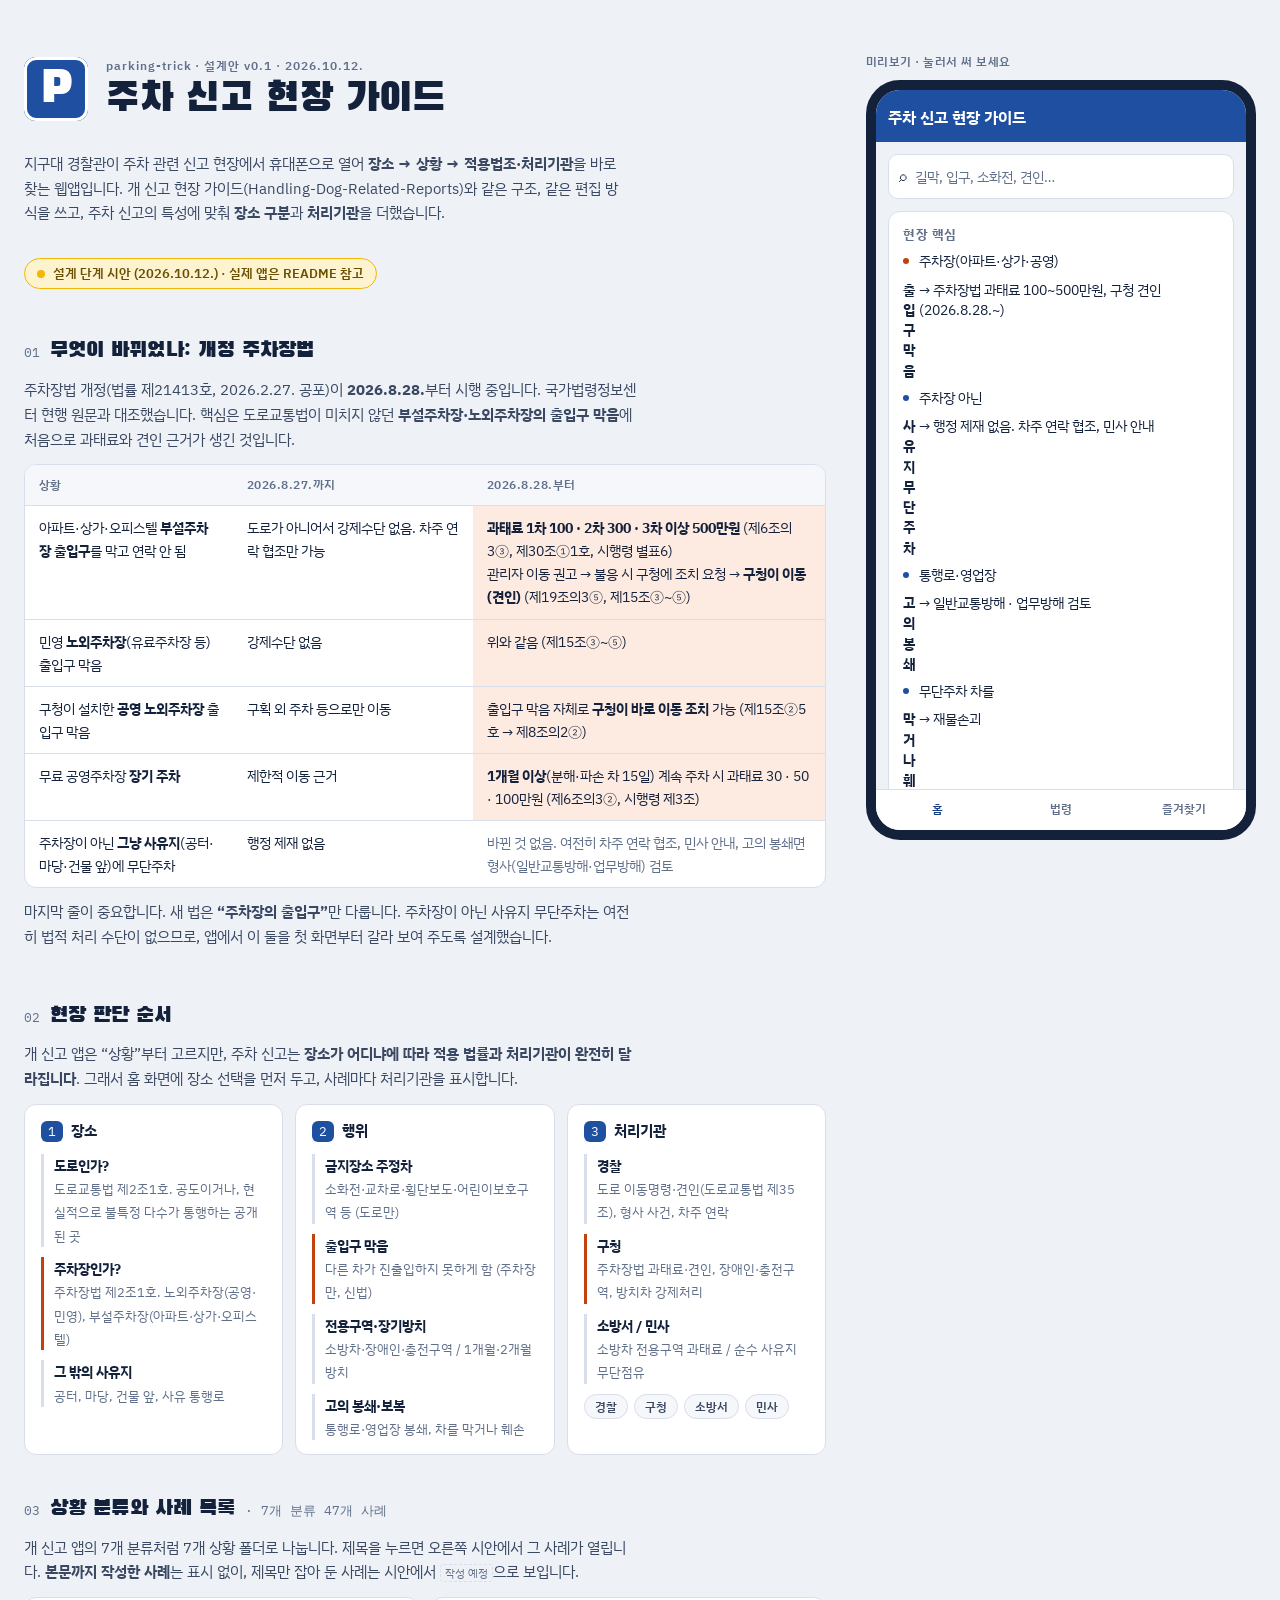
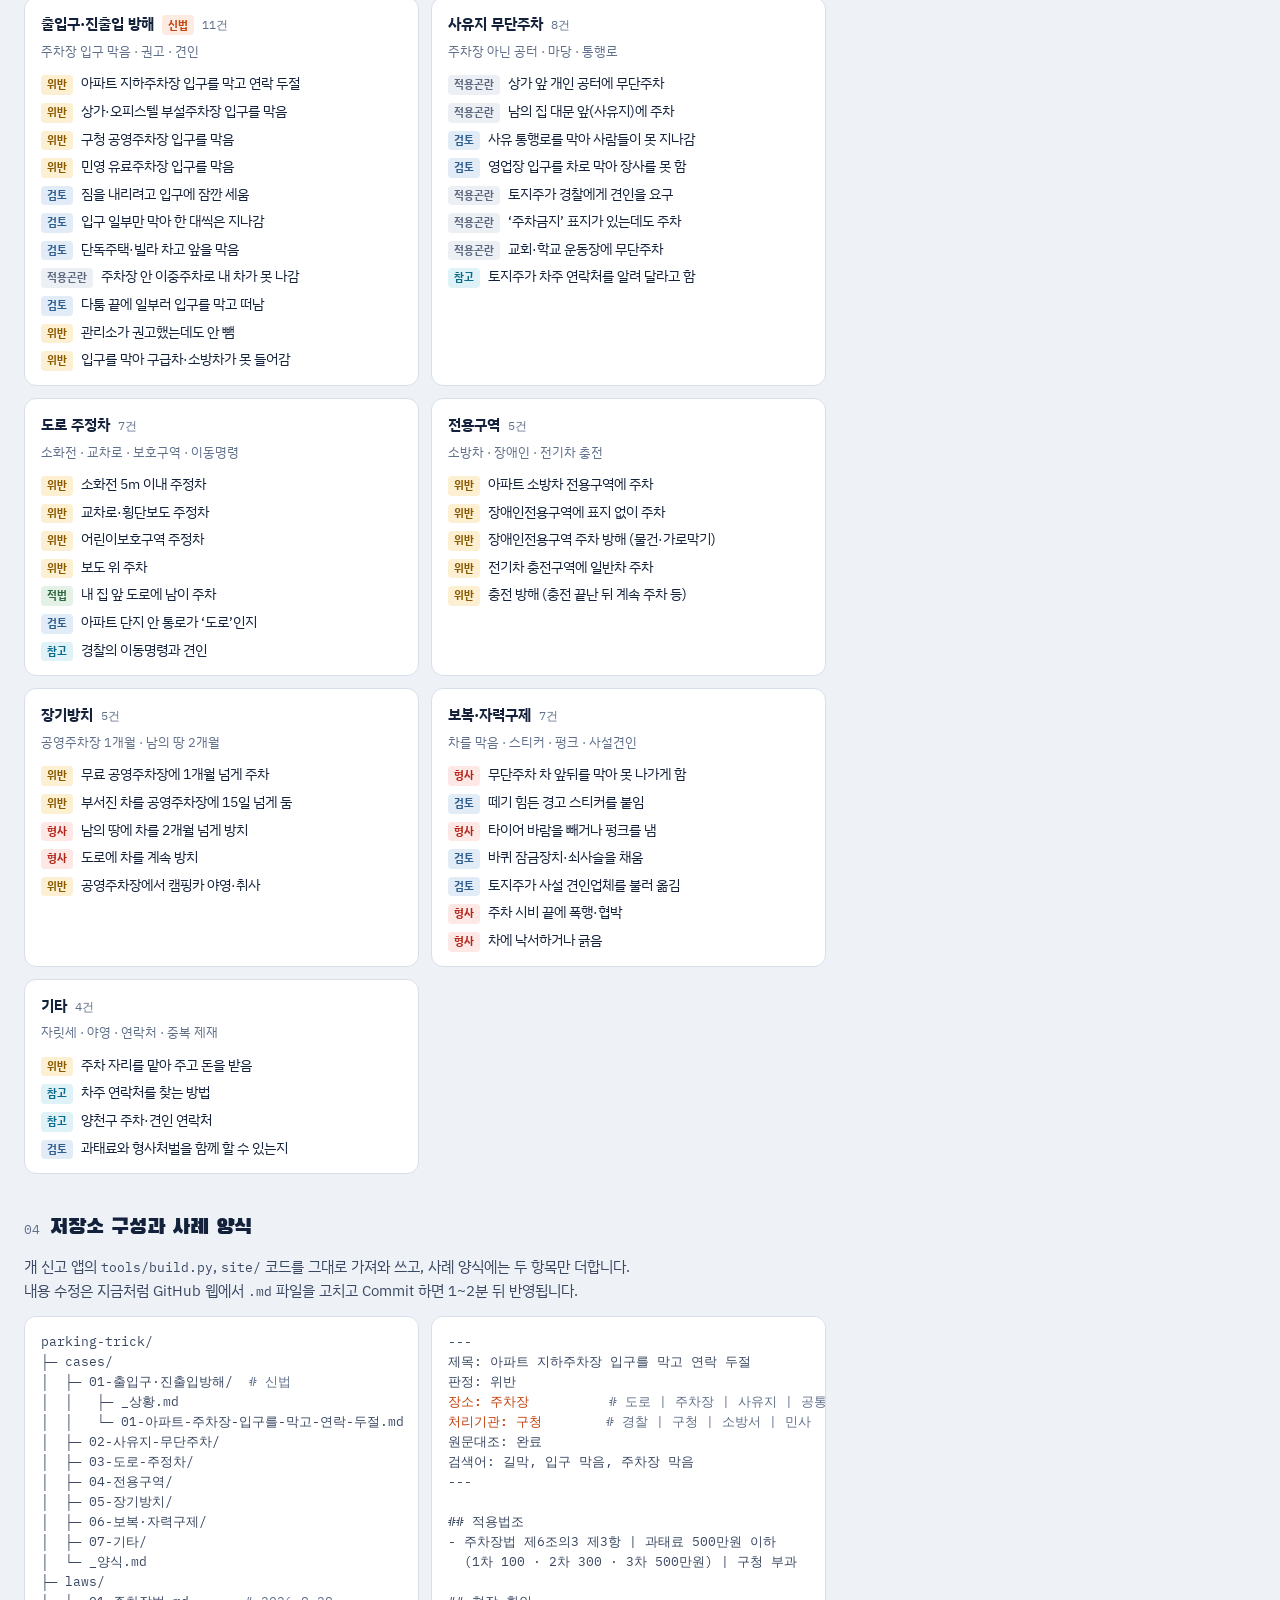
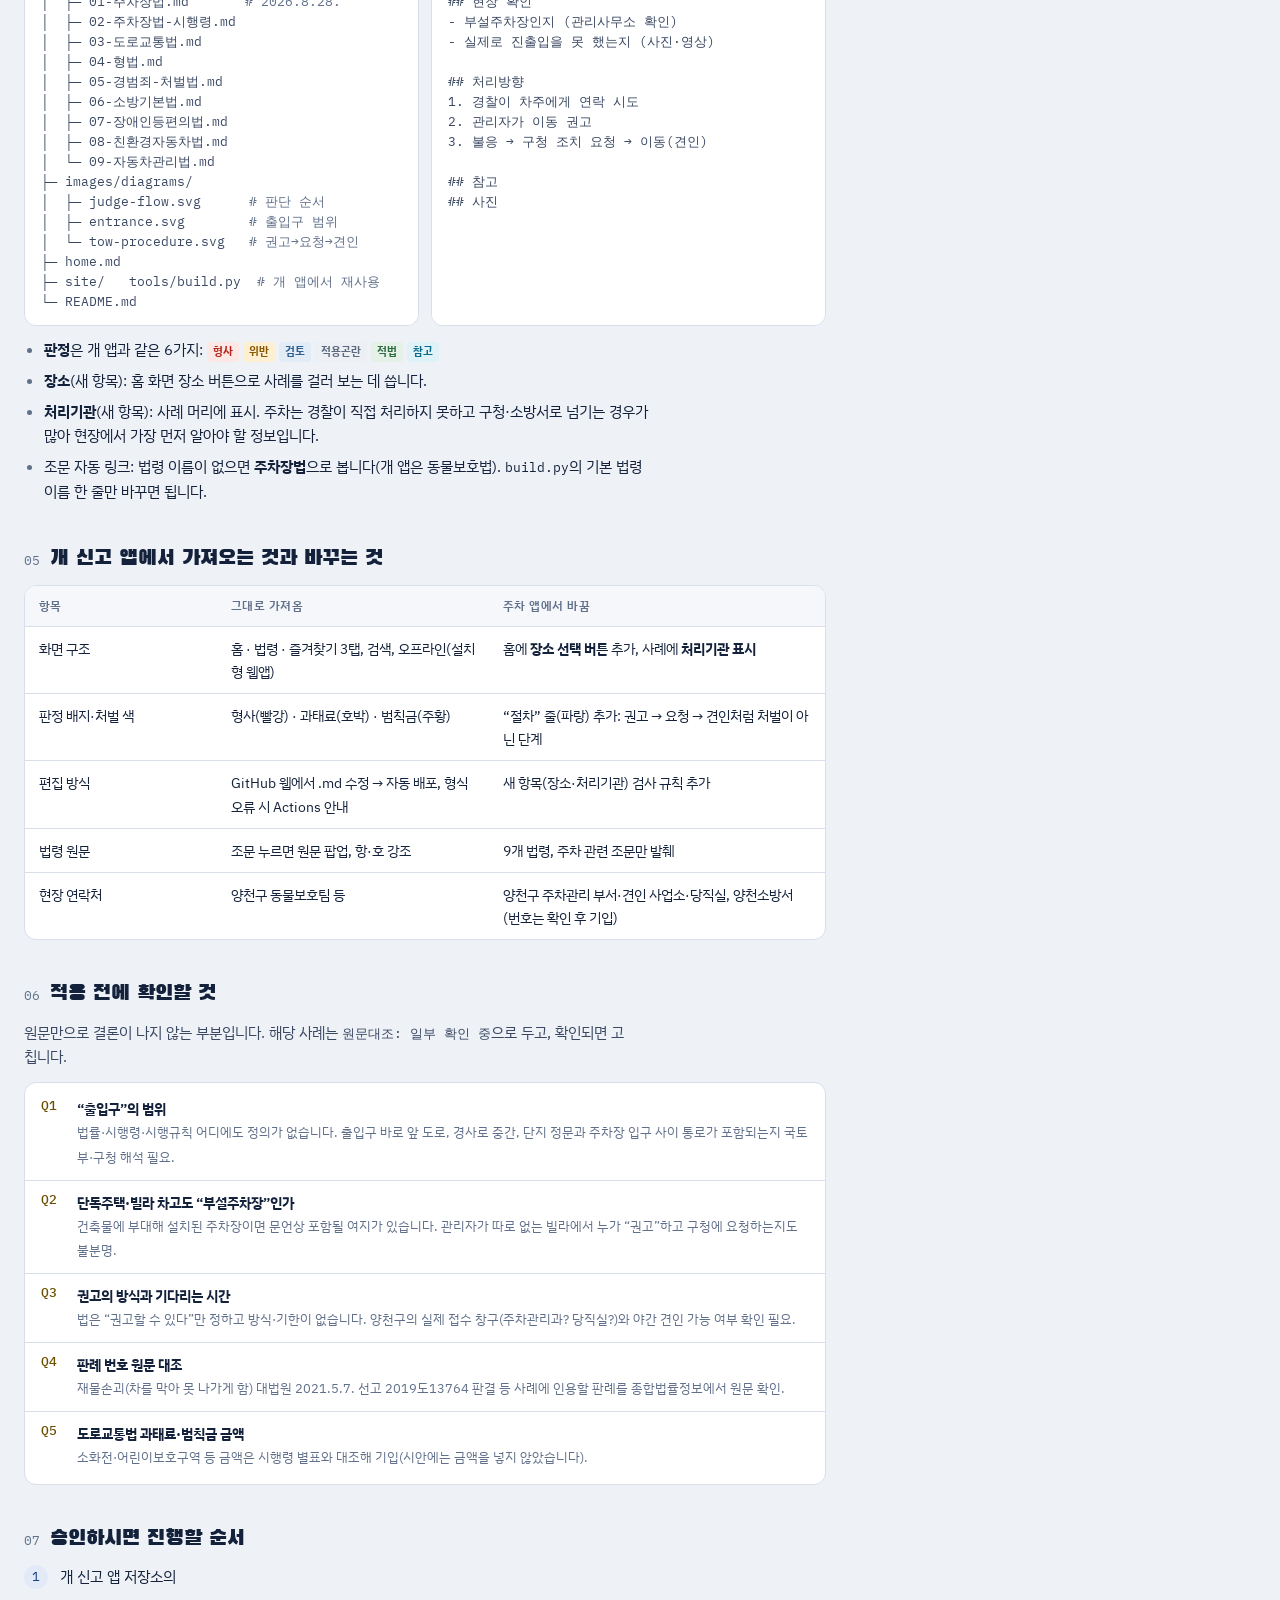
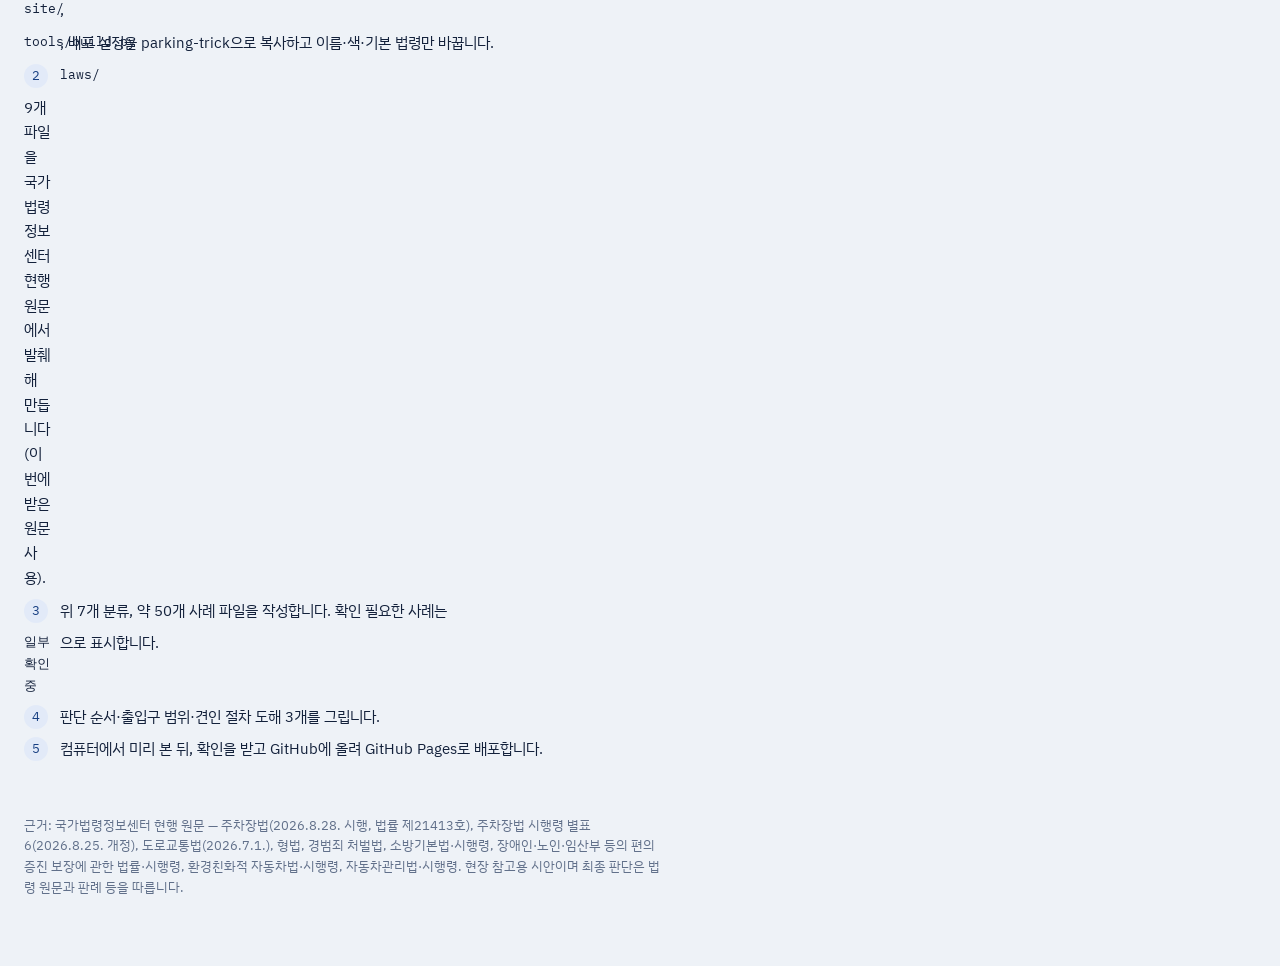
<file: docs/설계안.html>
<!doctype html>
<html lang="ko">
<meta charset="utf-8">
<meta name="viewport" content="width=device-width, initial-scale=1">
<title>주차 신고 현장 가이드 설계안</title>
<link rel="preconnect" href="https://fonts.googleapis.com">
<link rel="stylesheet" href="https://fonts.googleapis.com/css2?family=IBM+Plex+Sans+KR:wght@400;500;600;700&family=Black+Han+Sans&family=IBM+Plex+Mono:wght@400;500&display=swap">
<style>
/* Layout: 왼쪽은 설계 문서(읽기), 오른쪽은 고정된 휴대폰 시안(만져보기). 좁은 화면에서는 위아래로 쌓음.
   색: 주차 표지판 파랑 + 연석 노랑. 처벌 종류는 의미색으로 따로 씀. */
:root{
  --bg:#eef2f7; --paper:#ffffff; --paper-2:#f5f7fb; --ink:#13213b; --ink-2:#3a4862; --muted:#61708a; --line:#d8dfea;
  --sign:#1f4fa0; --sign-ink:#173f82; --sign-soft:#e2eaf8; --on-sign:#ffffff;
  --curb:#f2b705; --curb-ink:#6b4f00; --curb-soft:#fdf3cf;
  --crime:#b42318; --crime-soft:#fde8e5; --fine:#8a5a00; --fine-soft:#fdf0d2; --review:#2f5f91; --review-soft:#e2ecf7;
  --hard:#5d6a80; --hard-soft:#eceff4; --legal:#2f6b40; --legal-soft:#e3f1e6; --ref:#0b6b8a; --ref-soft:#def2f8;
  --new:#c2410c; --new-soft:#fdebe1;
  --display:"Black Han Sans","Malgun Gothic",sans-serif;
  --body:"IBM Plex Sans KR","Apple SD Gothic Neo","Malgun Gothic","Noto Sans KR",system-ui,sans-serif;
  --mono:"IBM Plex Mono",ui-monospace,Consolas,monospace;
  --r:12px;
}
@media (prefers-color-scheme:dark){:root:not([data-theme="light"]){
  --bg:#0b1019; --paper:#141b27; --paper-2:#1a2230; --ink:#e6ebf4; --ink-2:#c3ccda; --muted:#97a3b7; --line:#283244;
  --sign:#7aa5ee; --sign-ink:#9dbcf3; --sign-soft:#1b2940; --on-sign:#0b1019;
  --curb:#f2c53d; --curb-ink:#f2c53d; --curb-soft:#3a2f12;
  --crime:#f3877a; --crime-soft:#3a1f1d; --fine:#f0c060; --fine-soft:#3a2f17; --review:#9cc0ea; --review-soft:#1d2a3a;
  --hard:#a2acbc; --hard-soft:#242c39; --legal:#8cc79a; --legal-soft:#1c3122; --ref:#7fd0ea; --ref-soft:#15303a;
  --new:#f59a6b; --new-soft:#3a2418; color-scheme:dark}}
:root[data-theme="dark"]{
  --bg:#0b1019; --paper:#141b27; --paper-2:#1a2230; --ink:#e6ebf4; --ink-2:#c3ccda; --muted:#97a3b7; --line:#283244;
  --sign:#7aa5ee; --sign-ink:#9dbcf3; --sign-soft:#1b2940; --on-sign:#0b1019;
  --curb:#f2c53d; --curb-ink:#f2c53d; --curb-soft:#3a2f12;
  --crime:#f3877a; --crime-soft:#3a1f1d; --fine:#f0c060; --fine-soft:#3a2f17; --review:#9cc0ea; --review-soft:#1d2a3a;
  --hard:#a2acbc; --hard-soft:#242c39; --legal:#8cc79a; --legal-soft:#1c3122; --ref:#7fd0ea; --ref-soft:#15303a;
  --new:#f59a6b; --new-soft:#3a2418; color-scheme:dark}

*{box-sizing:border-box}
body{background:var(--bg);color:var(--ink);font:15px/1.65 var(--body);padding-inline:16px;padding-block:0 48px}
.wrap{max-width:1240px;margin:0 auto;display:grid;grid-template-columns:minmax(0,1fr) 390px;gap:40px;align-items:start}
@media (max-width:980px){.wrap{grid-template-columns:minmax(0,1fr)}}
h1,h2,h3{text-wrap:balance;margin:0}
a{color:var(--sign-ink)}
code,.mono{font-family:var(--mono);font-size:.88em}

/* 머리 */
.head{padding-block:36px 8px;display:flex;gap:18px;align-items:center;flex-wrap:wrap}
.psign{width:64px;height:64px;border-radius:12px;background:var(--sign);color:var(--on-sign);display:grid;place-items:center;font:44px/1 var(--display);flex:none;box-shadow:inset 0 0 0 3px var(--paper),inset 0 0 0 5px var(--sign)}
.head .tt{min-width:0}
.eyebrow{font-size:12px;letter-spacing:.08em;color:var(--muted);font-weight:600}
h1{font:clamp(28px,4vw,40px)/1.15 var(--display);letter-spacing:.01em}
.lede{max-width:66ch;color:var(--ink-2);margin:12px 0 0}
.status{display:inline-flex;gap:8px;align-items:center;margin-top:14px;font-size:13px;font-weight:600;color:var(--curb-ink);background:var(--curb-soft);border:1px solid var(--curb);border-radius:999px;padding:4px 12px}
.status i{width:8px;height:8px;border-radius:50%;background:var(--curb);display:inline-block}

/* 본문 섹션 */
.doc{min-width:0;display:flex;flex-direction:column;gap:40px;padding-top:12px}
section{min-width:0}
section>h2{font:22px/1.3 var(--display);font-weight:400;display:flex;gap:10px;align-items:baseline;margin-bottom:12px}
section>h2 .n{font-family:var(--mono);font-size:13px;color:var(--muted)}
section>p{max-width:68ch;margin:0 0 12px;color:var(--ink-2)}

.tbl{overflow-x:auto;border:1px solid var(--line);border-radius:var(--r);background:var(--paper)}
table{border-collapse:collapse;width:100%;min-width:560px;font-size:14px}
th,td{text-align:left;padding:10px 14px;border-bottom:1px solid var(--line);vertical-align:top}
th{font-size:12px;letter-spacing:.04em;color:var(--muted);background:var(--paper-2);font-weight:600}
tr:last-child td{border-bottom:0}
td.after{background:var(--new-soft)}
td.same{color:var(--muted)}
.kbd{font-family:var(--mono);font-size:12px;background:var(--paper-2);border:1px solid var(--line);border-radius:6px;padding:1px 6px;white-space:nowrap}

/* 판단 순서 */
.flow{display:grid;grid-template-columns:repeat(3,minmax(0,1fr));gap:12px}
@media (max-width:720px){.flow{grid-template-columns:minmax(0,1fr)}}
.lane{background:var(--paper);border:1px solid var(--line);border-radius:var(--r);padding:14px 16px;display:flex;flex-direction:column;gap:10px;min-width:0}
.lane h3{font-size:15px;display:flex;gap:8px;align-items:center}
.lane h3 .step{font:13px/1 var(--mono);background:var(--sign);color:var(--on-sign);border-radius:6px;padding:4px 7px}
.q{border-left:3px solid var(--line);padding-left:10px;font-size:14px}
.q b{display:block}
.q span{color:var(--muted);font-size:13px}
.q.hot{border-left-color:var(--new)}
.agency{display:flex;flex-wrap:wrap;gap:6px}
.chip{font-size:12px;font-weight:600;border-radius:999px;padding:2px 10px;border:1px solid var(--line);background:var(--paper-2);color:var(--ink-2);white-space:nowrap}

/* 분류 목록 */
.cats{display:grid;grid-template-columns:repeat(2,minmax(0,1fr));gap:12px}
@media (max-width:720px){.cats{grid-template-columns:minmax(0,1fr)}}
.cat{background:var(--paper);border:1px solid var(--line);border-radius:var(--r);padding:14px 16px;min-width:0}
.cat h3{font-size:15px;display:flex;gap:8px;align-items:baseline;flex-wrap:wrap}
.cat h3 .cnt{font:12px var(--mono);color:var(--muted)}
.cat h3 .tag-new{font-size:11px;font-weight:700;color:var(--new);background:var(--new-soft);border-radius:4px;padding:1px 6px}
.cat p{margin:4px 0 10px;font-size:13px;color:var(--muted)}
.cat ol{margin:0;padding:0;list-style:none;display:flex;flex-direction:column;gap:5px}
.cat li{display:flex;gap:8px;align-items:baseline;font-size:13.5px}
.cat li .t{min-width:0}
.cat li button{all:unset;cursor:pointer;min-width:0}
.cat li button:hover .t,.cat li button:focus-visible .t{text-decoration:underline}
.cat li button:focus-visible{outline:2px solid var(--sign);outline-offset:2px;border-radius:3px}
.dot{font-size:11px}

/* 판정 배지 */
.v{display:inline-block;font-size:11px;font-weight:700;border-radius:4px;padding:1px 6px;white-space:nowrap;flex:none;line-height:1.6}
.v-형사{color:var(--crime);background:var(--crime-soft)}
.v-위반{color:var(--fine);background:var(--fine-soft)}
.v-검토{color:var(--review);background:var(--review-soft)}
.v-적용곤란{color:var(--hard);background:var(--hard-soft)}
.v-적법{color:var(--legal);background:var(--legal-soft)}
.v-참고{color:var(--ref);background:var(--ref-soft)}

/* 파일 구조/양식 */
.two{display:grid;grid-template-columns:repeat(2,minmax(0,1fr));gap:12px}
@media (max-width:720px){.two{grid-template-columns:minmax(0,1fr)}}
pre{margin:0;background:var(--paper);border:1px solid var(--line);border-radius:var(--r);padding:14px 16px;overflow-x:auto;font:12.5px/1.6 var(--mono);color:var(--ink-2)}
pre .hl{color:var(--new);font-weight:500}
pre .cm{color:var(--muted)}

.list{margin:0;padding-left:20px;display:flex;flex-direction:column;gap:6px;max-width:70ch}
.list li::marker{color:var(--muted)}
.open{background:var(--paper);border:1px solid var(--line);border-radius:var(--r);padding:4px 0}
.open .row{display:grid;grid-template-columns:28px minmax(0,1fr);gap:8px;padding:10px 16px;border-bottom:1px solid var(--line)}
.open .row:last-child{border-bottom:0}
.open .row .k{font:13px var(--mono);color:var(--curb-ink);font-weight:500}
.open .row b{display:block;font-size:14px}
.open .row span{font-size:13px;color:var(--muted)}
.next{counter-reset:s;list-style:none;padding:0;margin:0;display:flex;flex-direction:column;gap:8px;max-width:70ch}
.next li{counter-increment:s;display:grid;grid-template-columns:28px minmax(0,1fr);gap:8px}
.next li::before{content:counter(s);font:13px/24px var(--mono);text-align:center;width:24px;height:24px;border-radius:50%;background:var(--sign-soft);color:var(--sign-ink)}
.src{font-size:12.5px;color:var(--muted);max-width:80ch}

/* ===== 휴대폰 시안 ===== */
.side{position:sticky;top:calc(env(safe-area-inset-top,0px) + 16px);padding-top:36px;min-width:0}
@media (max-width:980px){.side{position:static;padding-top:0}}
.side .cap{font-size:12px;color:var(--muted);margin:0 0 8px;letter-spacing:.04em;font-weight:600}
.phone{width:100%;max-width:390px;height:min(760px,calc(100vh - 110px));min-height:560px;margin:0 auto;border:10px solid var(--ink);border-radius:34px;background:var(--bg);overflow:hidden;display:flex;flex-direction:column;position:relative}
@media (max-width:980px){.phone{height:680px}}
.ap-bar{flex:none;display:flex;align-items:center;gap:6px;padding:12px 12px 10px;background:var(--sign);color:var(--on-sign);min-height:52px}
.ap-bar .t{font-weight:700;font-size:16px;flex:1;min-width:0;white-space:nowrap;overflow:hidden;text-overflow:ellipsis}
.ap-bar button{all:unset;cursor:pointer;width:32px;height:32px;display:grid;place-items:center;border-radius:8px;font-size:18px}
.ap-bar button:focus-visible{outline:2px solid var(--on-sign)}
.ap-view{flex:1;overflow-y:auto;padding:12px;display:flex;flex-direction:column;gap:12px}
.ap-tabs{flex:none;display:grid;grid-template-columns:repeat(3,1fr);border-top:1px solid var(--line);background:var(--paper)}
.ap-tabs button{all:unset;cursor:pointer;text-align:center;padding:9px 0 11px;font-size:12px;color:var(--muted);font-weight:600}
.ap-tabs button.on{color:var(--sign-ink)}
.ap-tabs button:focus-visible{outline:2px solid var(--sign);outline-offset:-2px}
.ap-search{display:flex;align-items:center;gap:8px;background:var(--paper);border:1px solid var(--line);border-radius:10px;padding:0 10px}
.ap-search input{all:unset;flex:1;min-width:0;padding:10px 0;font-size:14px;color:var(--ink)}
.ap-search input::placeholder{color:var(--muted)}
.ap-card{background:var(--paper);border:1px solid var(--line);border-radius:12px;padding:12px 14px}
.ap-card h4{margin:0 0 6px;font-size:13px;color:var(--muted);letter-spacing:.04em}
.ap-core{margin:0;padding:0;list-style:none;display:flex;flex-direction:column;gap:7px;font-size:13.5px;line-height:1.5}
.ap-core li{display:grid;grid-template-columns:8px minmax(0,1fr);gap:8px}
.ap-core li::before{content:"";width:6px;height:6px;border-radius:50%;background:var(--sign);margin-top:7px}
.ap-core li.new::before{background:var(--new)}
.ap-place{display:flex;gap:6px;flex-wrap:wrap}
.ap-place button{all:unset;cursor:pointer;font-size:12.5px;font-weight:600;padding:5px 11px;border-radius:999px;background:var(--paper);border:1px solid var(--line);color:var(--ink-2)}
.ap-place button.on{background:var(--sign);border-color:var(--sign);color:var(--on-sign)}
.ap-place button:focus-visible{outline:2px solid var(--sign);outline-offset:2px}
.ap-tiles{display:grid;grid-template-columns:1fr 1fr;gap:8px}
.ap-tile{all:unset;cursor:pointer;background:var(--paper);border:1px solid var(--line);border-radius:12px;padding:11px 12px;display:flex;flex-direction:column;gap:3px;min-width:0}
.ap-tile:focus-visible{outline:2px solid var(--sign)}
.ap-tile b{font-size:14px;line-height:1.35}
.ap-tile span{font-size:11.5px;color:var(--muted);line-height:1.4}
.ap-tile.new{border-color:var(--new);background:var(--new-soft)}
.ap-tile.new b::after{content:" 신법";font-size:10px;color:var(--new);font-weight:700;vertical-align:2px}
.ap-list{display:flex;flex-direction:column;background:var(--paper);border:1px solid var(--line);border-radius:12px;overflow:hidden}
.ap-item{all:unset;cursor:pointer;display:flex;gap:8px;align-items:center;padding:11px 12px;border-bottom:1px solid var(--line);font-size:14px}
.ap-item:last-child{border-bottom:0}
.ap-item:focus-visible{outline:2px solid var(--sign);outline-offset:-2px}
.ap-item .t{flex:1;min-width:0}
.ap-item .pl{font-size:11px;color:var(--muted)}
.ap-item .draft{font-size:10.5px;color:var(--muted);border:1px dashed var(--line);border-radius:4px;padding:0 4px}
.ap-intro{font-size:13.5px;color:var(--ink-2);background:var(--paper);border:1px solid var(--line);border-radius:12px;padding:12px 14px}
.ap-intro ul{margin:6px 0 0;padding-left:18px}
.ap-h{display:flex;flex-direction:column;gap:6px}
.ap-h h3{font-size:18px;line-height:1.35}
.ap-meta{display:flex;flex-wrap:wrap;gap:6px;align-items:center}
.ag{font-size:11px;font-weight:700;border-radius:4px;padding:1px 6px;background:var(--sign-soft);color:var(--sign-ink)}
.pl-chip{font-size:11px;color:var(--muted);border:1px solid var(--line);border-radius:4px;padding:0 6px}
.chk{font-size:11px;color:var(--muted)}
.law{display:flex;flex-direction:column;gap:6px}
.law .row{background:var(--paper);border:1px solid var(--line);border-radius:10px;padding:9px 11px;font-size:13px;display:flex;flex-direction:column;gap:2px;border-left:4px solid var(--line)}
.law .row.s-crime{border-left-color:var(--crime)} .law .row.s-fine{border-left-color:var(--fine)} .law .row.s-proc{border-left-color:var(--sign)}
.law .row b{font-size:13.5px}
.law .row .p{font-weight:600}
.law .row.s-crime .p{color:var(--crime)} .law .row.s-fine .p{color:var(--fine)}
.law .row .m{color:var(--muted);font-size:12px}
.blk h5{margin:0 0 4px;font-size:12.5px;color:var(--muted);letter-spacing:.04em}
.blk ul,.blk ol{margin:0;padding-left:18px;font-size:13.5px;display:flex;flex-direction:column;gap:3px}
.blk p{margin:0;font-size:13.5px}
.blk.note{background:var(--curb-soft);border-radius:10px;padding:10px 12px}
.blk.note h5{color:var(--curb-ink)}
.ap-steps{list-style:none;padding:0;margin:0;display:flex;flex-direction:column;gap:0}
.ap-steps li{display:grid;grid-template-columns:26px minmax(0,1fr);gap:8px;font-size:13px;padding-bottom:10px;position:relative}
.ap-steps li .s{width:22px;height:22px;border-radius:50%;background:var(--sign);color:var(--on-sign);font:12px/22px var(--mono);text-align:center}
.ap-steps li:not(:last-child)::after{content:"";position:absolute;left:10px;top:24px;bottom:2px;width:2px;background:var(--sign-soft)}
.ap-steps li b{display:block;font-size:13.5px}
.ap-steps li span{color:var(--muted)}
.empty{font-size:13px;color:var(--muted);text-align:center;padding:24px 8px}
@media (prefers-reduced-motion:no-preference){.ap-view{scroll-behavior:smooth}}
</style>

<div class="wrap">
<main class="doc">
  <header class="head">
    <div class="psign" aria-hidden="true">P</div>
    <div class="tt">
      <div class="eyebrow">parking-trick · 설계안 v0.1 · 2026.10.12.</div>
      <h1>주차 신고 현장 가이드</h1>
    </div>
    <p class="lede">지구대 경찰관이 주차 관련 신고 현장에서 휴대폰으로 열어 <b>장소 → 상황 → 적용법조·처리기관</b>을 바로 찾는 웹앱입니다. 개 신고 현장 가이드(Handling-Dog-Related-Reports)와 같은 구조, 같은 편집 방식을 쓰고, 주차 신고의 특성에 맞춰 <b>장소 구분</b>과 <b>처리기관</b>을 더했습니다.</p>
    <div class="status"><i></i>설계 단계 시안 (2026.10.12.) · 실제 앱은 README 참고</div>
  </header>

  <section id="law">
    <h2><span class="n">01</span>무엇이 바뀌었나: 개정 주차장법</h2>
    <p>주차장법 개정(법률 제21413호, 2026.2.27. 공포)이 <b>2026.8.28.</b>부터 시행 중입니다. 국가법령정보센터 현행 원문과 대조했습니다. 핵심은 도로교통법이 미치지 않던 <b>부설주차장·노외주차장의 출입구 막음</b>에 처음으로 과태료와 견인 근거가 생긴 것입니다.</p>
    <div class="tbl"><table>
      <thead><tr><th style="width:26%">상황</th><th style="width:30%">2026.8.27.까지</th><th>2026.8.28.부터</th></tr></thead>
      <tbody>
        <tr><td>아파트·상가·오피스텔 <b>부설주차장 출입구</b>를 막고 연락 안 됨</td><td>도로가 아니어서 강제수단 없음. 차주 연락 협조만 가능</td><td class="after"><b>과태료 1차 100 · 2차 300 · 3차 이상 500만원</b> (제6조의3③, 제30조①1호, 시행령 별표6)<br>관리자 이동 권고 → 불응 시 구청에 조치 요청 → <b>구청이 이동(견인)</b> (제19조의3⑤, 제15조③~⑤)</td></tr>
        <tr><td>민영 <b>노외주차장</b>(유료주차장 등) 출입구 막음</td><td>강제수단 없음</td><td class="after">위와 같음 (제15조③~⑤)</td></tr>
        <tr><td>구청이 설치한 <b>공영 노외주차장</b> 출입구 막음</td><td>구획 외 주차 등으로만 이동</td><td class="after">출입구 막음 자체로 <b>구청이 바로 이동 조치</b> 가능 (제15조②5호 → 제8조의2②)</td></tr>
        <tr><td>무료 공영주차장 <b>장기 주차</b></td><td>제한적 이동 근거</td><td class="after"><b>1개월 이상</b>(분해·파손 차 15일) 계속 주차 시 과태료 30 · 50 · 100만원 (제6조의3②, 시행령 제3조)</td></tr>
        <tr><td>주차장이 아닌 <b>그냥 사유지</b>(공터·마당·건물 앞)에 무단주차</td><td>행정 제재 없음</td><td class="same">바뀐 것 없음. 여전히 차주 연락 협조, 민사 안내, 고의 봉쇄면 형사(일반교통방해·업무방해) 검토</td></tr>
      </tbody>
    </table></div>
    <p style="margin-top:12px">마지막 줄이 중요합니다. 새 법은 <b>“주차장의 출입구”</b>만 다룹니다. 주차장이 아닌 사유지 무단주차는 여전히 법적 처리 수단이 없으므로, 앱에서 이 둘을 첫 화면부터 갈라 보여 주도록 설계했습니다.</p>
  </section>

  <section id="flow">
    <h2><span class="n">02</span>현장 판단 순서</h2>
    <p>개 신고 앱은 “상황”부터 고르지만, 주차 신고는 <b>장소가 어디냐에 따라 적용 법률과 처리기관이 완전히 달라집니다</b>. 그래서 홈 화면에 장소 선택을 먼저 두고, 사례마다 처리기관을 표시합니다.</p>
    <div class="flow">
      <div class="lane">
        <h3><span class="step">1</span>장소</h3>
        <div class="q"><b>도로인가?</b><span>도로교통법 제2조1호. 공도이거나, 현실적으로 불특정 다수가 통행하는 공개된 곳</span></div>
        <div class="q hot"><b>주차장인가?</b><span>주차장법 제2조1호. 노외주차장(공영·민영), 부설주차장(아파트·상가·오피스텔)</span></div>
        <div class="q"><b>그 밖의 사유지</b><span>공터, 마당, 건물 앞, 사유 통행로</span></div>
      </div>
      <div class="lane">
        <h3><span class="step">2</span>행위</h3>
        <div class="q"><b>금지장소 주정차</b><span>소화전·교차로·횡단보도·어린이보호구역 등 (도로만)</span></div>
        <div class="q hot"><b>출입구 막음</b><span>다른 차가 진출입하지 못하게 함 (주차장만, 신법)</span></div>
        <div class="q"><b>전용구역·장기방치</b><span>소방차·장애인·충전구역 / 1개월·2개월 방치</span></div>
        <div class="q"><b>고의 봉쇄·보복</b><span>통행로·영업장 봉쇄, 차를 막거나 훼손</span></div>
      </div>
      <div class="lane">
        <h3><span class="step">3</span>처리기관</h3>
        <div class="q"><b>경찰</b><span>도로 이동명령·견인(도로교통법 제35조), 형사 사건, 차주 연락</span></div>
        <div class="q hot"><b>구청</b><span>주차장법 과태료·견인, 장애인·충전구역, 방치차 강제처리</span></div>
        <div class="q"><b>소방서 / 민사</b><span>소방차 전용구역 과태료 / 순수 사유지 무단점유</span></div>
        <div class="agency"><span class="chip">경찰</span><span class="chip">구청</span><span class="chip">소방서</span><span class="chip">민사</span></div>
      </div>
    </div>
  </section>

  <section id="cats">
    <h2><span class="n">03</span>상황 분류와 사례 목록 <span class="mono" style="font-size:13px;color:var(--muted)" id="totalCnt"></span></h2>
    <p>개 신고 앱의 7개 분류처럼 7개 상황 폴더로 나눕니다. 제목을 누르면 오른쪽 시안에서 그 사례가 열립니다. <b>본문까지 작성한 사례</b>는 표시 없이, 제목만 잡아 둔 사례는 시안에서 <span class="draft" style="font-size:11px;border:1px dashed var(--line);border-radius:4px;padding:0 4px;color:var(--muted)">작성 예정</span>으로 보입니다.</p>
    <div class="cats" id="catGrid"></div>
  </section>

  <section id="files">
    <h2><span class="n">04</span>저장소 구성과 사례 양식</h2>
    <p>개 신고 앱의 <code>tools/build.py</code>, <code>site/</code> 코드를 그대로 가져와 쓰고, 사례 양식에는 두 항목만 더합니다. 내용 수정은 지금처럼 GitHub 웹에서 <code>.md</code> 파일을 고치고 Commit 하면 1~2분 뒤 반영됩니다.</p>
    <div class="two">
<pre>parking-trick/
├─ cases/
│  ├─ 01-출입구·진출입방해/  <span class="cm"># 신법</span>
│  │   ├─ _상황.md
│  │   └─ 01-아파트-주차장-입구를-막고-연락-두절.md
│  ├─ 02-사유지-무단주차/
│  ├─ 03-도로-주정차/
│  ├─ 04-전용구역/
│  ├─ 05-장기방치/
│  ├─ 06-보복·자력구제/
│  ├─ 07-기타/
│  └─ _양식.md
├─ laws/
│  ├─ 01-주차장법.md       <span class="cm"># 2026.8.28.</span>
│  ├─ 02-주차장법-시행령.md
│  ├─ 03-도로교통법.md
│  ├─ 04-형법.md
│  ├─ 05-경범죄-처벌법.md
│  ├─ 06-소방기본법.md
│  ├─ 07-장애인등편의법.md
│  ├─ 08-친환경자동차법.md
│  └─ 09-자동차관리법.md
├─ images/diagrams/
│  ├─ judge-flow.svg      <span class="cm"># 판단 순서</span>
│  ├─ entrance.svg        <span class="cm"># 출입구 범위</span>
│  └─ tow-procedure.svg   <span class="cm"># 권고→요청→견인</span>
├─ home.md
├─ site/   tools/build.py  <span class="cm"># 개 앱에서 재사용</span>
└─ README.md</pre>
<pre>---
제목: 아파트 지하주차장 입구를 막고 연락 두절
판정: 위반
<span class="hl">장소: 주차장</span>          <span class="cm"># 도로 | 주차장 | 사유지 | 공통</span>
<span class="hl">처리기관: 구청</span>        <span class="cm"># 경찰 | 구청 | 소방서 | 민사</span>
원문대조: 완료
검색어: 길막, 입구 막음, 주차장 막음
---

## 적용법조
- 주차장법 제6조의3 제3항 | 과태료 500만원 이하
  (1차 100 · 2차 300 · 3차 500만원) | 구청 부과

## 현장 확인
- 부설주차장인지 (관리사무소 확인)
- 실제로 진출입을 못 했는지 (사진·영상)

## 처리방향
1. 경찰이 차주에게 연락 시도
2. 관리자가 이동 권고
3. 불응 → 구청 조치 요청 → 이동(견인)

## 참고
## 사진</pre>
    </div>
    <ul class="list" style="margin-top:12px">
      <li><b>판정</b>은 개 앱과 같은 6가지: <span class="v v-형사">형사</span> <span class="v v-위반">위반</span> <span class="v v-검토">검토</span> <span class="v v-적용곤란">적용곤란</span> <span class="v v-적법">적법</span> <span class="v v-참고">참고</span></li>
      <li><b>장소</b>(새 항목): 홈 화면 장소 버튼으로 사례를 걸러 보는 데 씁니다.</li>
      <li><b>처리기관</b>(새 항목): 사례 머리에 표시. 주차는 경찰이 직접 처리하지 못하고 구청·소방서로 넘기는 경우가 많아 현장에서 가장 먼저 알아야 할 정보입니다.</li>
      <li>조문 자동 링크: 법령 이름이 없으면 <b>주차장법</b>으로 봅니다(개 앱은 동물보호법). <code>build.py</code>의 기본 법령 이름 한 줄만 바꾸면 됩니다.</li>
    </ul>
  </section>

  <section id="diff">
    <h2><span class="n">05</span>개 신고 앱에서 가져오는 것과 바꾸는 것</h2>
    <div class="tbl"><table>
      <thead><tr><th style="width:24%">항목</th><th style="width:34%">그대로 가져옴</th><th>주차 앱에서 바꿈</th></tr></thead>
      <tbody>
        <tr><td>화면 구조</td><td>홈 · 법령 · 즐겨찾기 3탭, 검색, 오프라인(설치형 웹앱)</td><td>홈에 <b>장소 선택 버튼</b> 추가, 사례에 <b>처리기관 표시</b></td></tr>
        <tr><td>판정 배지·처벌 색</td><td>형사(빨강) · 과태료(호박) · 범칙금(주황)</td><td>“절차” 줄(파랑) 추가: 권고 → 요청 → 견인처럼 처벌이 아닌 단계</td></tr>
        <tr><td>편집 방식</td><td>GitHub 웹에서 .md 수정 → 자동 배포, 형식 오류 시 Actions 안내</td><td>새 항목(장소·처리기관) 검사 규칙 추가</td></tr>
        <tr><td>법령 원문</td><td>조문 누르면 원문 팝업, 항·호 강조</td><td>9개 법령, 주차 관련 조문만 발췌</td></tr>
        <tr><td>현장 연락처</td><td>양천구 동물보호팀 등</td><td>양천구 주차관리 부서·견인 사업소·당직실, 양천소방서 (번호는 확인 후 기입)</td></tr>
      </tbody>
    </table></div>
  </section>

  <section id="open">
    <h2><span class="n">06</span>적용 전에 확인할 것</h2>
    <p>원문만으로 결론이 나지 않는 부분입니다. 해당 사례는 <code>원문대조: 일부 확인 중</code>으로 두고, 확인되면 고칩니다.</p>
    <div class="open">
      <div class="row"><span class="k">Q1</span><div><b>“출입구”의 범위</b><span>법률·시행령·시행규칙 어디에도 정의가 없습니다. 출입구 바로 앞 도로, 경사로 중간, 단지 정문과 주차장 입구 사이 통로가 포함되는지 국토부·구청 해석 필요.</span></div></div>
      <div class="row"><span class="k">Q2</span><div><b>단독주택·빌라 차고도 “부설주차장”인가</b><span>건축물에 부대해 설치된 주차장이면 문언상 포함될 여지가 있습니다. 관리자가 따로 없는 빌라에서 누가 “권고”하고 구청에 요청하는지도 불분명.</span></div></div>
      <div class="row"><span class="k">Q3</span><div><b>권고의 방식과 기다리는 시간</b><span>법은 “권고할 수 있다”만 정하고 방식·기한이 없습니다. 양천구의 실제 접수 창구(주차관리과? 당직실?)와 야간 견인 가능 여부 확인 필요.</span></div></div>
      <div class="row"><span class="k">Q4</span><div><b>판례 번호 원문 대조</b><span>재물손괴(차를 막아 못 나가게 함) 대법원 2021.5.7. 선고 2019도13764 판결 등 사례에 인용할 판례를 종합법률정보에서 원문 확인.</span></div></div>
      <div class="row"><span class="k">Q5</span><div><b>도로교통법 과태료·범칙금 금액</b><span>소화전·어린이보호구역 등 금액은 시행령 별표와 대조해 기입(시안에는 금액을 넣지 않았습니다).</span></div></div>
    </div>
  </section>

  <section id="next">
    <h2><span class="n">07</span>승인하시면 진행할 순서</h2>
    <ol class="next">
      <li>개 신고 앱 저장소의 <code>site/</code>, <code>tools/build.py</code>, 배포 설정을 parking-trick으로 복사하고 이름·색·기본 법령만 바꿉니다.</li>
      <li><code>laws/</code> 9개 파일을 국가법령정보센터 현행 원문에서 발췌해 만듭니다(이번에 받은 원문 사용).</li>
      <li>위 7개 분류, 약 50개 사례 파일을 작성합니다. 확인 필요한 사례는 <code>일부 확인 중</code>으로 표시합니다.</li>
      <li>판단 순서·출입구 범위·견인 절차 도해 3개를 그립니다.</li>
      <li>컴퓨터에서 미리 본 뒤, 확인을 받고 GitHub에 올려 GitHub Pages로 배포합니다.</li>
    </ol>
  </section>

  <p class="src">근거: 국가법령정보센터 현행 원문 — 주차장법(2026.8.28. 시행, 법률 제21413호), 주차장법 시행령 별표6(2026.8.25. 개정), 도로교통법(2026.7.1.), 형법, 경범죄 처벌법, 소방기본법·시행령, 장애인·노인·임산부 등의 편의증진 보장에 관한 법률·시행령, 환경친화적 자동차법·시행령, 자동차관리법·시행령. 현장 참고용 시안이며 최종 판단은 법령 원문과 판례 등을 따릅니다.</p>
</main>

<aside class="side" aria-label="앱 미리보기">
  <p class="cap">미리보기 · 눌러서 써 보세요</p>
  <div class="phone">
    <div class="ap-bar" id="apBar"></div>
    <div class="ap-view" id="apView"></div>
    <nav class="ap-tabs" id="apTabs"></nav>
  </div>
</aside>
</div>

<script>
(function(){
"use strict";
// ---------- 데이터: 분류와 사례 ----------
var CATS=[
 {id:"c1",name:"출입구·진출입 방해",sum:"주차장 입구 막음 · 권고 · 견인",isNew:true,
  intro:"<b>2026.8.28. 시행</b> 개정 주차장법. 노외주차장·부설주차장의 <b>출입구</b>에 주차해 다른 차가 드나들지 못하게 하면 과태료와 견인 대상입니다.<ul><li>과태료 1차 100 · 2차 300 · 3차 이상 500만원 (구청)</li><li>구청 공영주차장: 구청이 바로 이동 조치</li><li>그 밖의 주차장: 관리자 권고 → 불응 시 구청에 요청 → 구청 이동</li><li>주차장 <b>안</b>의 이중주차는 출입구가 아니어서 해당 없음</li></ul>"},
 {id:"c2",name:"사유지 무단주차",sum:"주차장 아닌 공터 · 마당 · 통행로",
  intro:"주차장도 도로도 아닌 사유지는 <b>행정 제재 수단이 없습니다</b>. 신법도 적용되지 않습니다.<ul><li>경찰은 차주 연락 협조 (번호를 알려주지는 않음)</li><li>토지 사용은 민사 문제로 안내</li><li>통행로·영업장을 <b>고의로</b> 막았으면 일반교통방해·업무방해 검토</li><li>토지주가 차를 막거나 훼손하면 오히려 형사 문제 → <b>보복·자력구제</b></li></ul>"},
 {id:"c3",name:"도로 주정차",sum:"소화전 · 교차로 · 보호구역 · 이동명령",
  intro:"도로교통법상 <b>도로</b>에서만 적용됩니다. 금지장소(제32조·제33조)가 아니면 내 집 앞이라도 단속 대상이 아닙니다. 경찰은 이동명령, 운전자가 없으면 견인(제35조) 할 수 있습니다."},
 {id:"c4",name:"전용구역",sum:"소방차 · 장애인 · 전기차 충전",
  intro:"아파트·건물 안이라도 <b>개별 법률</b>로 과태료를 부과합니다. 처리기관이 각각 다릅니다.<ul><li>소방차 전용구역: 소방서, 50 · 100 · 100만원</li><li>장애인전용구역: 구청, 10만원 / 주차 방해 50만원</li><li>전기차 충전구역: 구청, 10만원 / 충전 방해 10·20만원</li></ul>"},
 {id:"c5",name:"장기방치",sum:"공영주차장 1개월 · 남의 땅 2개월",
  intro:"<ul><li>무료 공영주차장 1개월 이상 계속 주차(파손 차 15일): 과태료 30 · 50 · 100만원 <b>(신법)</b></li><li>남의 땅에 2개월 이상 방치(파손 차 15일): 자동차관리법 형사 + 구청 강제처리</li><li>도로에 계속 방치: 자동차관리법 형사</li></ul>"},
 {id:"c6",name:"보복·자력구제",sum:"차를 막음 · 스티커 · 펑크 · 사설견인",
  intro:"무단주차에 화가 난 토지주·주민의 행동이 <b>더 무거운 형사 문제</b>가 되는 경우입니다. 무단주차를 당했다는 사정만으로 정당화되지 않습니다."},
 {id:"c7",name:"기타",sum:"자릿세 · 야영 · 연락처 · 중복 제재",intro:"그 밖의 주차 관련 신고입니다."}
];
var P={road:"도로",lot:"주차장",priv:"사유지",all:"공통"};
// 사례: [분류, 제목, 판정, 장소, 처리기관, 본문객체(없으면 작성 예정)]
var CASES=[
 ["c1","아파트 지하주차장 입구를 막고 연락 두절","위반","lot","구청",{
  laws:[["주차장법 제6조의3 제3항, 제30조 제1항 제1호, 시행령 별표6 가의3","과태료 500만원 이하 (1차 100 · 2차 300 · 3차 이상 500만원)","구청 부과","fine"],
        ["주차장법 제19조의3 제5항 → 제15조 제3항~제5항","관리자 이동 권고 → 불응 시 구청 조치 요청 → 구청 이동(견인)","이동 비용은 차 사용자 부담 (도로교통법 제35조 준용)","proc"]],
  check:["아파트 <b>부설주차장</b>의 출입구인지 (관리사무소 확인)","<b>주차</b> 상태인지: 운전자가 차를 떠나 바로 운전할 수 없는 상태","다른 차가 <b>실제로 진출입하지 못했는지</b>: 막힌 모습과 대기 차량 사진·영상","차주 연락 시도 내역 (차량 앞 연락처, 경찰 조회 후 연락)","관리자가 이동을 권고했는지, 그 시각"],
  steps:[["차주 연락","경찰이 차적 조회 후 직접 연락합니다. 신고인에게 번호를 알려주지 않습니다."],["관리자 권고","관리사무소가 이동을 권고합니다. 방송·문자·안내문 등 기록이 남는 방법을 권합니다."],["구청 조치 요청","권고에도 그대로면 관리자가 구청에 요청합니다(제15조 제4항)."],["구청 이동(견인)","구청이 차를 옮기고 과태료를 부과합니다."]],
  note:"2026.8.27.까지는 부설주차장 안이 도로가 아니어서 경찰·구청 모두 강제수단이 없었습니다. 법은 권고 방식과 기다리는 시간을 정하지 않았습니다(확인 중)."}],
 ["c1","상가·오피스텔 부설주차장 입구를 막음","위반","lot","구청",null],
 ["c1","구청 공영주차장 입구를 막음","위반","lot","구청",{
  laws:[["주차장법 제6조의3 제3항, 제30조 제1항 제1호","과태료 500만원 이하 (1차 100 · 2차 300 · 3차 이상 500만원)","구청 부과","fine"],
        ["주차장법 제15조 제2항 제5호 → 제8조의2 제2항","운전자가 현장에 없으면 구청이 직접 이동·견인","관리자 권고 단계 없이 바로 가능","proc"]],
  check:["특별시·광역시, 시·군·구가 <b>직접 설치한</b> 노외주차장인지 (공단 위탁 운영 포함 여부 확인)","출입구를 막아 진출입을 못 하게 했는지","운전자가 현장에 있는지"],
  steps:[["운전자 있음","이동하도록 요구합니다."],["운전자 없음","구청(주차관리 부서·당직실)에 이동 조치를 요청합니다."]],
  note:"민영 주차장·부설주차장과 달리 권고 → 요청 단계를 거치지 않습니다."}],
 ["c1","민영 유료주차장 입구를 막음","위반","lot","구청",null],
 ["c1","짐을 내리려고 입구에 잠깐 세움","검토","lot","구청",{
  laws:[["주차장법 제2조 제6호 → 도로교통법 제2조 제24호·제25호","‘주차’여야 적용","정차(5분 이내, 주차 외의 정지)는 대상 아님","proc"]],
  check:["운전자가 차 안이나 바로 옆에 있어 <b>즉시 뺄 수 있는지</b>","세워 둔 시간","실제로 다른 차가 막혔는지"],
  text:"운전자가 곁에 있고 곧바로 뺄 수 있는 짧은 정지는 정차여서 신법 대상이 아닙니다. 이동을 요청하고 끝냅니다. 운전자가 차를 떠났거나 오래 세워 두었으면 주차로 봅니다."}],
 ["c1","입구 일부만 막아 한 대씩은 지나감","검토","lot","구청",null],
 ["c1","단독주택·빌라 차고 앞을 막음","검토","lot","구청",{
  laws:[["주차장법 제2조 제1호 다목, 제6조의3 제3항","부설주차장 출입구라면 과태료 대상","원문대조 일부 확인 중","fine"]],
  check:["건축 허가 때 설치한 <b>법정 부설주차장(차고)</b>인지","차고 앞이 도로인지: 도로라면 도로교통법도 함께 검토","관리자가 따로 없을 때 권고·요청을 누가 하는지"],
  text:"부설주차장은 ‘건축물에 부대하여 설치된 주차장’이어서 단독주택·빌라 차고도 문언상 포함될 여지가 있습니다. 관할 구청에 적용 여부를 확인한 뒤 확정합니다.",
  note:"설계안 확인 사항 Q1·Q2와 연결됩니다."}],
 ["c1","주차장 안 이중주차로 내 차가 못 나감","적용곤란","lot","경찰",{
  laws:[["주차장법 제6조의3 제3항","적용 안 됨","‘출입구’가 아님","proc"],
        ["형법 제366조 재물손괴","3년 이하 징역 또는 700만원 이하 벌금","일부러 가둔 경우에만 검토","crime"]],
  check:["출입구가 아닌 <b>주차장 내부</b>인지","실수인지, 일부러 가두려 한 것인지 (분쟁 경위)"],
  text:"차주에게 연락해 이동을 요청합니다. 실수로 이중주차한 것이면 형사 문제가 아닙니다. 다툼 끝에 일부러 차를 가두려 막았다면 재물손괴를 검토합니다."}],
 ["c1","다툼 끝에 일부러 입구를 막고 떠남","검토","lot","경찰",{
  laws:[["주차장법 제6조의3 제3항","과태료 1차 100 · 2차 300 · 3차 이상 500만원","구청 부과","fine"],
        ["형법 제314조 업무방해","5년 이하 징역 또는 1,500만원 이하 벌금","상가·유료주차장 영업을 위력으로 방해","crime"],
        ["형법 제185조 일반교통방해","10년 이하 징역 또는 1,500만원 이하 벌금","불특정 다수가 다니는 통로를 막음","crime"]],
  check:["고의: 다툼 경위, 막고 떠난 행동, 발언","막은 시간, 피해 규모 (진출입 못 한 차량 수, 영업 손해)","CCTV·블랙박스 확보"],
  text:"과태료와 별개로 형사 사건 여부를 검토합니다. 과태료는 구청, 형사 사건은 경찰이 따로 처리합니다."}],
 ["c1","관리소가 권고했는데도 안 뺌","위반","lot","구청",null],
 ["c1","입구를 막아 구급차·소방차가 못 들어감","위반","lot","구청",null],

 ["c2","상가 앞 개인 공터에 무단주차","적용곤란","priv","민사",{
  laws:[["도로교통법 · 주차장법","적용 안 됨","도로도 주차장도 아님","proc"],
        ["민법 (토지 사용)","부당이득 반환·방해 제거 청구","민사","proc"]],
  check:["불특정 다수가 통행하는 곳인지 (그렇다면 도로교통법상 도로일 수 있음)","주차장으로 쓰이는 곳인지 (그렇다면 주차장법 검토)","통행·영업을 실제로 막았는지"],
  text:"차주에게 연락해 이동을 요청합니다. 강제로 옮길 법적 수단은 없으며, 토지 사용 문제는 민사로 안내합니다. 토지주에게 차를 막거나 견인하지 않도록 함께 안내합니다(보복·자력구제 참고).",
  note:"주민들이 가장 오해하는 부분입니다. 신법은 ‘주차장의 출입구’만 다룹니다."}],
 ["c2","남의 집 대문 앞(사유지)에 주차","적용곤란","priv","민사",null],
 ["c2","사유 통행로를 막아 사람들이 못 지나감","검토","priv","경찰",{
  laws:[["형법 제185조 일반교통방해","10년 이하 징역 또는 1,500만원 이하 벌금","‘육로’는 소유 관계와 상관없이 일반 공중이 다니는 곳","crime"]],
  check:["평소 <b>불특정 다수</b>가 다니는 통로인지","통행이 <b>불가능하거나 현저히 곤란</b>했는지","막은 시간, 고의 여부"],
  text:"사유지여도 일반 공중이 오래 통행로로 써 온 곳은 형법상 육로가 될 수 있습니다. 잠깐 주차해 조금 불편한 정도는 해당하기 어렵고, 장시간·고의로 통행을 막은 경우 검토합니다."}],
 ["c2","영업장 입구를 차로 막아 장사를 못 함","검토","priv","경찰",{
  laws:[["형법 제314조 업무방해","5년 이하 징역 또는 1,500만원 이하 벌금","위력에 의한 업무방해","crime"]],
  check:["일부러 막았는지 (분쟁·보복 경위)","손님·물건 출입이 실제로 막혔는지","막은 시간, 연락 거부 여부"],
  text:"실수나 단시간 주차는 해당하기 어렵습니다. 다툼 끝에 일부러 막아 영업을 못 하게 했다면 업무방해를 검토합니다."}],
 ["c2","토지주가 경찰에게 견인을 요구","적용곤란","priv","민사",null],
 ["c2","‘주차금지’ 표지가 있는데도 주차","적용곤란","priv","민사",null],
 ["c2","교회·학교 운동장에 무단주차","적용곤란","priv","민사",null],
 ["c2","토지주가 차주 연락처를 알려 달라고 함","참고","priv","경찰",null],

 ["c3","소화전 5m 이내 주정차","위반","road","경찰",null],
 ["c3","교차로·횡단보도 주정차","위반","road","경찰",null],
 ["c3","어린이보호구역 주정차","위반","road","경찰",null],
 ["c3","보도 위 주차","위반","road","경찰",null],
 ["c3","내 집 앞 도로에 남이 주차","적법","road","경찰",null],
 ["c3","아파트 단지 안 통로가 ‘도로’인지","검토","road","경찰",{
  laws:[["도로교통법 제2조 제1호 라목","현실적으로 불특정 다수가 통행할 수 있도록 공개된 장소면 도로","","proc"]],
  check:["차단기·경비원으로 외부 차량 출입을 <b>통제</b>하는지","외부인이 자유롭게 지나다니는지","단지 규모, 통로가 다른 길로 이어지는지"],
  text:"출입이 통제되는 단지 안은 도로가 아닌 경우가 많고, 누구나 드나드는 단지는 도로가 될 수 있습니다. 도로라면 금지장소(제32조·제33조) 위반만 단속 대상이고, 주차장 출입구 문제는 주차장법으로 봅니다."}],
 ["c3","경찰의 이동명령과 견인","참고","road","경찰",null],

 ["c4","아파트 소방차 전용구역에 주차","위반","lot","소방서",{
  laws:[["소방기본법 제21조의2 제2항, 제56조 제3항, 시행령 별표","과태료 100만원 이하 (1차 50 · 2차 100 · 3차 이상 100만원)","소방서 부과","fine"]],
  check:["전용구역 노면 표시·표지가 있는지","주차인지, 진입을 가로막은 것인지","사진 (표시와 차량이 함께 보이게)"],
  text:"차주에게 이동을 요구하고, 사진과 함께 관할 소방서에 통보합니다. 주민은 안전신문고로도 신고할 수 있습니다."}],
 ["c4","장애인전용구역에 표지 없이 주차","위반","all","구청",null],
 ["c4","장애인전용구역 주차 방해 (물건·가로막기)","위반","all","구청",null],
 ["c4","전기차 충전구역에 일반차 주차","위반","all","구청",null],
 ["c4","충전 방해 (충전 끝난 뒤 계속 주차 등)","위반","all","구청",null],

 ["c5","무료 공영주차장에 1개월 넘게 주차","위반","lot","구청",{
  laws:[["주차장법 제6조의3 제2항, 시행령 제3조, 제30조 제2항 제1호","과태료 100만원 이하 (1차 30 · 2차 50 · 3차 이상 100만원)","구청 부과","fine"],
        ["주차장법 제8조의2, 제15조 제2항 제4호","구청 이동 명령·이동 조치","","proc"]],
  check:["국가·지자체·공공기관이 설치한 <b>무료</b> 주차장인지","1개월 이상 <b>계속</b> 주차인지 (분해·파손 차는 15일)","정당한 사유가 있는지"],
  text:"구청에 통보합니다. 주차장 안에서 칸만 옮겨 가며 세워 두어도 계속 주차로 봅니다."}],
 ["c5","부서진 차를 공영주차장에 15일 넘게 둠","위반","lot","구청",null],
 ["c5","남의 땅에 차를 2개월 넘게 방치","형사","priv","구청",{
  laws:[["자동차관리법 제26조 제1항 제3호, 시행령 제6조 제1항","정당한 사유 없이 타인 토지에 2개월 이상 방치 (분해·파손 차 15일)","","proc"],
        ["자동차관리법 제81조 제8호","1년 이하 징역 또는 1,000만원 이하 벌금","","crime"],
        ["자동차관리법 제26조 제2항·제3항","구청이 옮긴 뒤 처분 명령, 불이행 시 매각·폐차","","proc"]],
  check:["방치 기간 (토지주 진술, 사진 날짜, 먼지·낙엽·타이어 상태)","번호판·차대번호로 소유자 확인","운행 가능한 상태인지"],
  text:"구청 방치차량 담당에 강제처리를 요청하도록 안내하고, 소유자가 확인되면 형사 처리를 검토합니다."}],
 ["c5","도로에 차를 계속 방치","형사","road","구청",null],
 ["c5","공영주차장에서 캠핑카 야영·취사","위반","lot","구청",null],

 ["c6","무단주차 차 앞뒤를 막아 못 나가게 함","형사","all","경찰",{
  laws:[["형법 제366조 재물손괴","3년 이하 징역 또는 700만원 이하 벌금","차의 효용을 해함","crime"]],
  check:["무엇으로 막았는지 (차량, 구조물, 화분 등)","얼마 동안 운행하지 못했는지","막은 사람의 고의 (보복 발언 등)"],
  text:"대법원은 차량 앞뒤에 구조물을 바짝 붙여 놓아 운행하지 못하게 한 행위를 재물손괴로 보았습니다(대법원 2021.5.7. 선고 2019도13764 판결). 무단주차를 당했다는 사정만으로는 정당화되지 않습니다.",
  note:"판례 번호는 원문 대조 예정입니다(확인 사항 Q4)."}],
 ["c6","떼기 힘든 경고 스티커를 붙임","검토","all","경찰",null],
 ["c6","타이어 바람을 빼거나 펑크를 냄","형사","all","경찰",null],
 ["c6","바퀴 잠금장치·쇠사슬을 채움","검토","all","경찰",null],
 ["c6","토지주가 사설 견인업체를 불러 옮김","검토","priv","경찰",{
  laws:[["민법 제209조 자력구제","점유 침탈 시 즉시 탈환 등 엄격한 요건","대부분 요건을 넘음","proc"],
        ["형법 제366조 재물손괴","3년 이하 징역 또는 700만원 이하 벌금","옮기다 파손한 경우","crime"]],
  check:["차주 동의 여부","옮긴 장소, 파손 여부","견인 비용을 요구했는지"],
  text:"사유지라도 토지주가 남의 차를 마음대로 옮길 권한은 원칙적으로 없습니다. 현장에서는 견인을 말리고, 이미 옮겼다면 파손 여부와 경위를 확인합니다."}],
 ["c6","주차 시비 끝에 폭행·협박","형사","all","경찰",null],
 ["c6","차에 낙서하거나 긁음","형사","all","경찰",null],

 ["c7","주차 자리를 맡아 주고 돈을 받음","위반","all","경찰",null],
 ["c7","차주 연락처를 찾는 방법","참고","all","경찰",null],
 ["c7","양천구 주차·견인 연락처","참고","all","구청",null],
 ["c7","과태료와 형사처벌을 함께 할 수 있는지","검토","all","경찰",null]
];
var CORE=[
 ["new","주차장(아파트·상가·공영) <b>출입구 막음</b> → 주차장법 과태료 100~500만원, 구청 견인 (2026.8.28.~)"],
 ["","주차장 아닌 <b>사유지 무단주차</b> → 행정 제재 없음. 차주 연락 협조, 민사 안내"],
 ["","통행로·영업장 <b>고의 봉쇄</b> → 일반교통방해 · 업무방해 검토"],
 ["","무단주차 차를 <b>막거나 훼손</b> → 재물손괴"],
 ["","<b>소방차 전용구역</b> → 소방서 과태료 50~100만원"],
 ["new","<b>무료 공영주차장 1개월 이상</b> → 과태료 30~100만원"],
 ["","<b>남의 땅 2개월 방치</b> → 자동차관리법 형사 + 구청 강제처리"]
];

// ---------- 왼쪽 문서: 분류 목록 ----------
var grid=document.getElementById("catGrid");
document.getElementById("totalCnt").textContent="· 7개 분류 "+CASES.length+"개 사례";
grid.innerHTML=CATS.map(function(c){
  var items=CASES.map(function(x,i){return [x,i];}).filter(function(p){return p[0][0]===c.id;});
  return '<div class="cat"><h3>'+c.name+(c.isNew?' <span class="tag-new">신법</span>':'')+' <span class="cnt">'+items.length+'건</span></h3><p>'+c.sum+'</p><ol>'+
    items.map(function(p){return '<li><span class="v v-'+p[0][2]+'">'+p[0][2]+'</span><button data-case="'+p[1]+'"><span class="t">'+p[0][1]+'</span></button></li>';}).join("")+'</ol></div>';
}).join("");
grid.addEventListener("click",function(e){var b=e.target.closest("[data-case]");if(!b)return;go({v:"case",i:+b.dataset.case});
  if(window.matchMedia("(max-width:980px)").matches){document.querySelector(".side").scrollIntoView({behavior:"smooth"});}});

// ---------- 오른쪽 시안 ----------
var $bar=document.getElementById("apBar"),$view=document.getElementById("apView"),$tabs=document.getElementById("apTabs");
var stack=[{v:"home"}],place="",q="";
function cur(){return stack[stack.length-1];}
function go(s){stack.push(s);render();}
function back(){if(stack.length>1)stack.pop();render();}
function catOf(id){return CATS.filter(function(c){return c.id===id;})[0];}
function badge(v){return '<span class="v v-'+v+'">'+v+'</span>';}
function item(x,i){return '<button class="ap-item" data-i="'+i+'">'+badge(x[2])+'<span class="t">'+x[1]+'</span>'+(x[5]?'':'<span class="draft">작성 예정</span>')+'</button>';}
function bar(t,canBack){$bar.innerHTML=(canBack?'<button data-act="back" aria-label="뒤로">←</button>':'')+'<div class="t">'+t+'</div>';}
function tabs(on){$tabs.innerHTML=[["home","홈"],["law","법령"],["fav","즐겨찾기"]].map(function(t){return '<button data-tab="'+t[0]+'" class="'+(on===t[0]?"on":"")+'">'+t[1]+'</button>';}).join("");}
function inPlace(x){return !place||x[3]===place||x[3]==="all";}

function home(){
  bar("주차 신고 현장 가이드",false);tabs("home");
  var h='<label class="ap-search"><span aria-hidden="true">⌕</span><input id="apQ" type="search" placeholder="길막, 입구, 소화전, 견인…" value="'+q.replace(/"/g,"&quot;")+'"></label>';
  if(q){
    var hits=CASES.map(function(x,i){return [x,i];}).filter(function(p){return (p[0][1]).replace(/\s/g,"").indexOf(q.replace(/\s/g,""))>=0||catOf(p[0][0]).sum.indexOf(q)>=0;});
    h+=hits.length?'<div class="ap-list">'+hits.map(function(p){return item(p[0],p[1]);}).join("")+'</div>':'<div class="empty">“'+q+'”에 맞는 사례가 없습니다.</div>';
    $view.innerHTML=h;return;
  }
  h+='<div class="ap-card"><h4>현장 핵심</h4><ul class="ap-core">'+CORE.map(function(c){return '<li class="'+c[0]+'">'+c[1]+'</li>';}).join("")+'</ul></div>';
  h+='<div class="ap-card"><h4>어디에 세웠나요?</h4><div class="ap-place">'+[["","전체"],["road","도로"],["lot","주차장"],["priv","사유지"]].map(function(p){return '<button data-place="'+p[0]+'" class="'+(place===p[0]?"on":"")+'">'+p[1]+'</button>';}).join("")+'</div></div>';
  var cats=CATS.filter(function(c){return CASES.some(function(x){return x[0]===c.id&&inPlace(x);});});
  h+='<div class="ap-tiles">'+cats.map(function(c){var n=CASES.filter(function(x){return x[0]===c.id&&inPlace(x);}).length;
    return '<button class="ap-tile'+(c.isNew?" new":"")+'" data-cat="'+c.id+'"><b>'+c.name+'</b><span>'+c.sum+'</span><span>'+n+'건</span></button>';}).join("")+'</div>';
  $view.innerHTML=h;
}
function catView(id){
  var c=catOf(id);bar(c.name,true);tabs("home");
  var list=CASES.map(function(x,i){return [x,i];}).filter(function(p){return p[0][0]===id&&inPlace(p[0]);});
  $view.innerHTML='<div class="ap-intro">'+c.intro+'</div>'+(place?'<div class="chk">장소: '+P[place]+' 사례만 보는 중</div>':'')+'<div class="ap-list">'+list.map(function(p){return item(p[0],p[1]);}).join("")+'</div>';
}
function caseView(i){
  var x=CASES[i],b=x[5];bar(catOf(x[0]).name,true);tabs("home");
  var h='<div class="ap-h"><div class="ap-meta">'+badge(x[2])+'<span class="ag">처리: '+x[4]+'</span><span class="pl-chip">'+P[x[3]]+'</span></div><h3>'+x[1]+'</h3></div>';
  if(!b){h+='<div class="ap-card"><p style="margin:0;font-size:13.5px;color:var(--muted)">제목과 판정만 잡아 둔 사례입니다. 승인하시면 적용법조 · 현장 확인 · 처리방향을 원문 대조해 채웁니다.</p></div>';$view.innerHTML=h;$view.scrollTop=0;return;}
  h+='<div class="blk"><h5>적용법조</h5><div class="law">'+b.laws.map(function(l){return '<div class="row s-'+l[3]+'"><b>'+l[0]+'</b><span class="p">'+l[1]+'</span>'+(l[2]?'<span class="m">'+l[2]+'</span>':'')+'</div>';}).join("")+'</div></div>';
  h+='<div class="blk"><h5>현장 확인</h5><ul>'+b.check.map(function(c){return '<li>'+c+'</li>';}).join("")+'</ul></div>';
  if(b.steps)h+='<div class="blk"><h5>처리방향</h5><ol class="ap-steps">'+b.steps.map(function(s,k){return '<li><span class="s">'+(k+1)+'</span><div><b>'+s[0]+'</b><span>'+s[1]+'</span></div></li>';}).join("")+'</ol></div>';
  if(b.text)h+='<div class="blk">'+(b.steps?'':'<h5>처리방향</h5>')+'<p>'+b.text+'</p></div>';
  if(b.note)h+='<div class="blk note"><h5>참고</h5><p>'+b.note+'</p></div>';
  $view.innerHTML=h;$view.scrollTop=0;
}
function lawView(){
  bar("법령",false);tabs("law");
  var L=[["주차장법","2026.8.28.","제2조 · 제6조의3 · 제8조의2 · 제15조 · 제19조의3 · 제30조"],["주차장법 시행령","2026.8.28.","제3조 · 별표6 과태료"],["도로교통법","2026.7.1.","제2조 · 제32조~제35조"],["형법","2026.10.2.","제185조 · 제314조 · 제366조"],["경범죄 처벌법","2026.10.2.","제3조 제1항 제35호 (자릿세)"],["소방기본법","2026.9.3.","제21조의2 · 제56조"],["장애인등편의법","2025.12.21.","제17조 · 제27조"],["친환경자동차법","현행","제11조의2 · 제16조"],["자동차관리법","2026.10.2.","제26조 · 제81조"]];
  $view.innerHTML='<div class="ap-list">'+L.map(function(l){return '<div class="ap-item" style="cursor:default;flex-direction:column;align-items:flex-start;gap:2px"><b>'+l[0]+'</b><span class="pl">'+l[1]+' 시행 · '+l[2]+'</span></div>';}).join("")+'</div><div class="chk">시안에서는 목록만 보입니다. 실제 앱에서는 조문을 누르면 원문이 뜨고 해당 항·호가 강조됩니다(개 신고 앱과 동일).</div>';
}
function favView(){bar("즐겨찾기",false);tabs("fav");$view.innerHTML='<div class="empty">사례 화면에서 ☆를 누르면 여기에 모입니다.<br>(시안에서는 동작하지 않습니다)</div>';}
function render(){var s=cur();
  if(s.v==="home")home();else if(s.v==="cat")catView(s.id);else if(s.v==="case")caseView(s.i);else if(s.v==="law")lawView();else favView();
  if(s.v!=="case")$view.scrollTop=0;}
document.querySelector(".phone").addEventListener("click",function(e){
  var t=e.target.closest("button");if(!t)return;
  if(t.dataset.act==="back")return back();
  if(t.dataset.tab){stack=[{v:t.dataset.tab==="home"?"home":t.dataset.tab}];return render();}
  if(t.dataset.place!==undefined){place=t.dataset.place;return render();}
  if(t.dataset.cat)return go({v:"cat",id:t.dataset.cat});
  if(t.dataset.i)return go({v:"case",i:+t.dataset.i});
});
$view.addEventListener("input",function(e){if(e.target.id!=="apQ")return;q=e.target.value.trim();var pos=e.target.selectionStart;home();var n=document.getElementById("apQ");n.focus();try{n.setSelectionRange(pos,pos);}catch(_){}});
render();
})();
</script>
</file>
